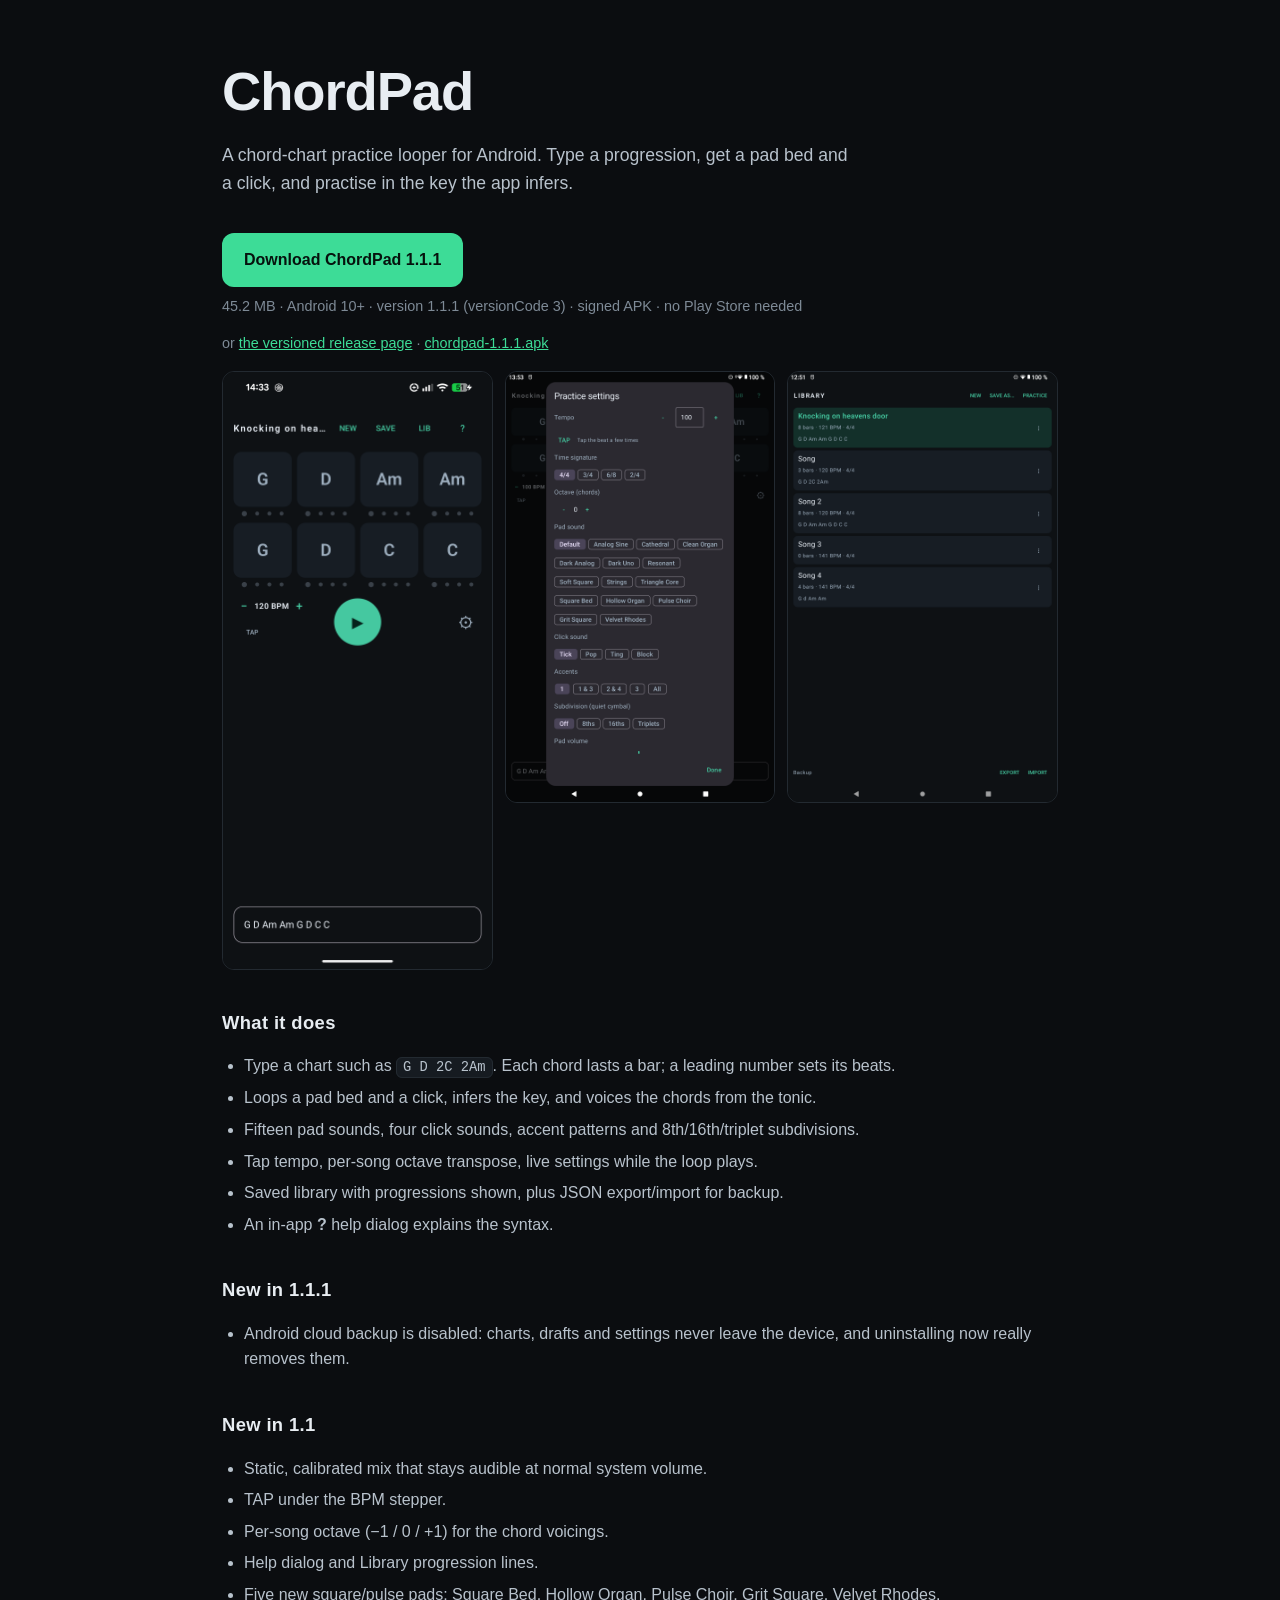
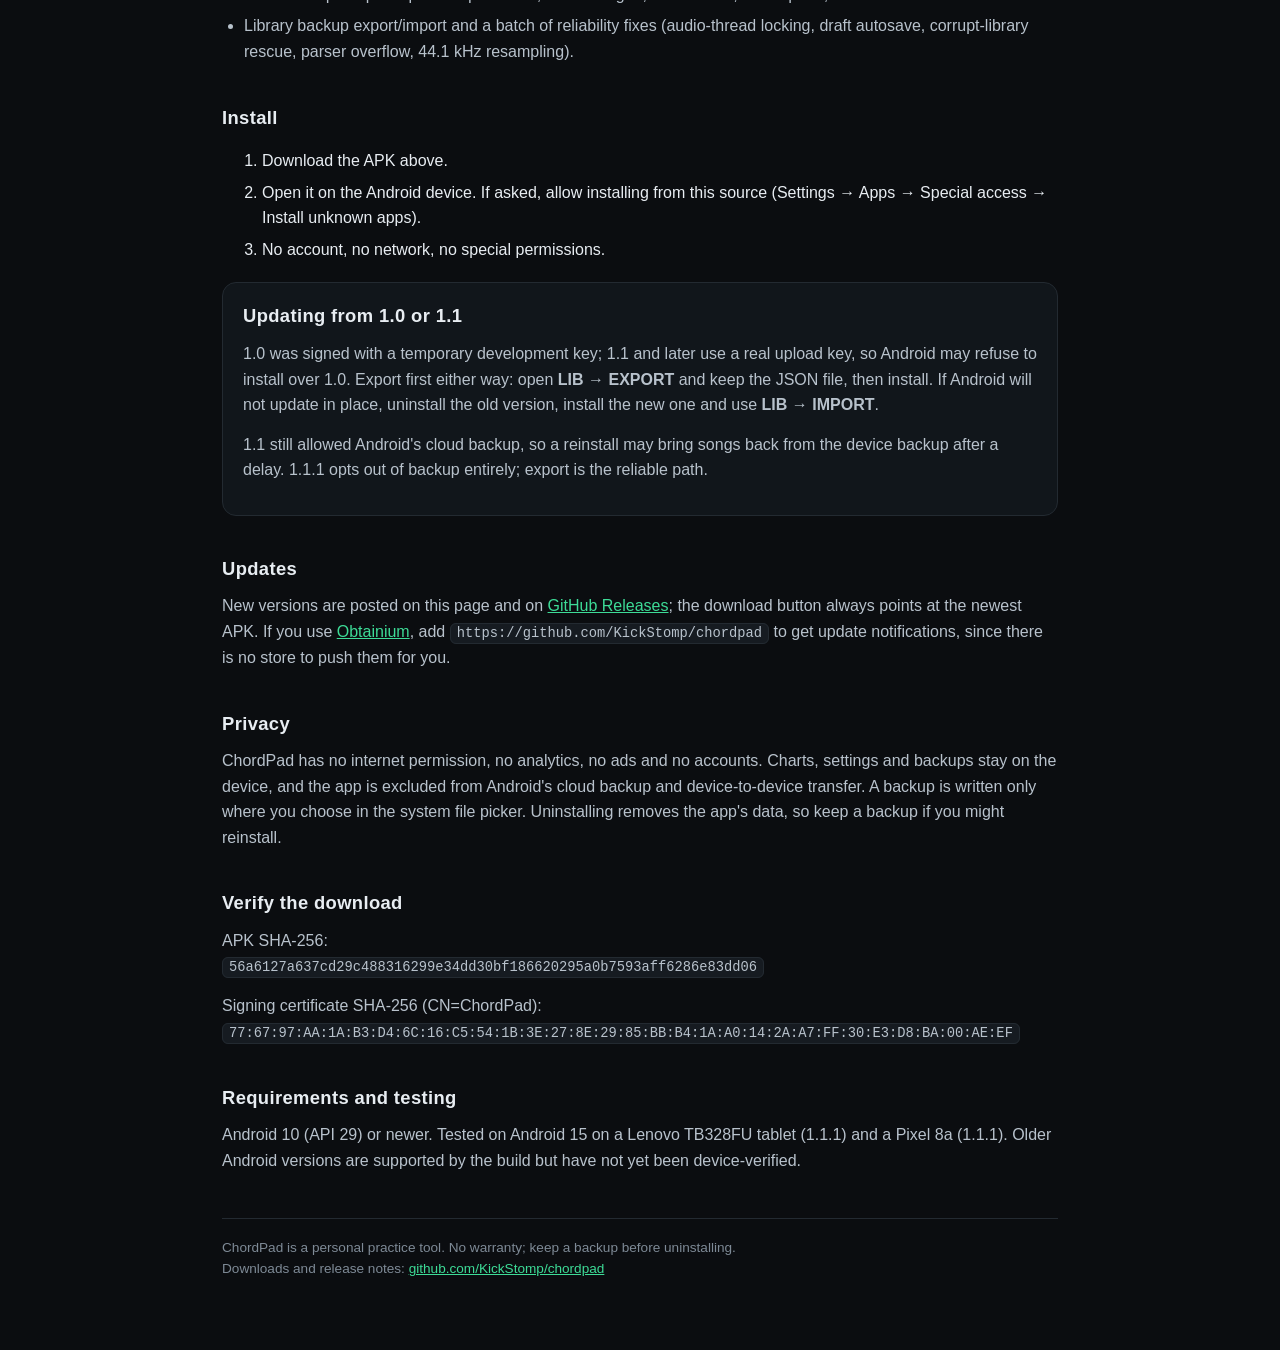
<file: index.html>
<!doctype html>
<html lang="en">
<head>
<meta charset="utf-8">
<meta name="viewport" content="width=device-width, initial-scale=1">
<title>ChordPad — chord practice looper</title>
<style>
  :root { color-scheme: dark; }
  * { box-sizing: border-box; }
  body { margin: 0; background: #0b0d10; color: #e8edf2;
         font: 16px/1.6 -apple-system, BlinkMacSystemFont, "Segoe UI", Roboto, sans-serif; }
  main { max-width: 880px; margin: 0 auto; padding: 48px 22px 72px; }
  h1 { font-size: clamp(2.2rem, 6vw, 3.4rem); margin: 0 0 6px; letter-spacing: -0.02em; }
  h2 { margin: 38px 0 10px; font-size: 1.15rem; letter-spacing: 0.02em; }
  p { margin: 0 0 14px; color: #b8c2cc; }
  a { color: #3ddc97; }
  .accent { color: #3ddc97; }
  .lead { font-size: 1.1rem; max-width: 640px; }
  .download { display: inline-block; margin: 22px 0 8px; padding: 14px 22px; border-radius: 12px;
              background: #3ddc97; color: #06120d; font-weight: 700; text-decoration: none; }
  .download:hover { filter: brightness(1.05); }
  .meta { font-size: 0.9rem; color: #7e8a96; }
  .shots { display: grid; grid-template-columns: repeat(auto-fit, minmax(190px, 1fr)); gap: 12px; margin-top: 16px; }
  .shots img { width: 100%; border-radius: 12px; border: 1px solid #232a31; display: block; }
  ul { color: #b8c2cc; padding-left: 22px; }
  li { margin: 6px 0; }
  code { background: #161b21; border: 1px solid #232a31; border-radius: 6px; padding: 2px 6px;
         font-size: 0.86em; word-break: break-all; }
  .box { background: #11161b; border: 1px solid #232a31; border-radius: 14px; padding: 18px 20px; margin: 20px 0; }
  footer { margin-top: 44px; padding-top: 18px; border-top: 1px solid #232a31; font-size: 0.85rem; color: #7e8a96; }
</style>
</head>
<body>
<main>
  <header>
    <h1>ChordPad</h1>
    <p class="lead">A chord-chart practice looper for Android. Type a progression, get a pad bed and
      a click, and practise in the key the app infers.</p>
    <a class="download" href="https://github.com/KickStomp/chordpad/releases/latest/download/chordpad.apk">Download ChordPad 1.1.1</a>
    <p class="meta">45.2 MB · Android 10+ · version 1.1.1 (versionCode 3) · signed APK · no Play Store needed</p>
    <p class="meta">or <a href="https://github.com/KickStomp/chordpad/releases/tag/v1.1.1">the versioned release page</a> ·
      <a href="https://github.com/KickStomp/chordpad/releases/latest/download/chordpad-1.1.1.apk">chordpad-1.1.1.apk</a></p>
  </header>

  <div class="shots">
    <img src="screenshot-practice.png" alt="ChordPad practice screen">
    <img src="screenshot-settings.png" alt="ChordPad settings with pad presets">
    <img src="screenshot-library.png" alt="ChordPad song library with progressions">
  </div>

  <h2>What it does</h2>
  <ul>
    <li>Type a chart such as <code>G D 2C 2Am</code>. Each chord lasts a bar; a leading number sets its beats.</li>
    <li>Loops a pad bed and a click, infers the key, and voices the chords from the tonic.</li>
    <li>Fifteen pad sounds, four click sounds, accent patterns and 8th/16th/triplet subdivisions.</li>
    <li>Tap tempo, per-song octave transpose, live settings while the loop plays.</li>
    <li>Saved library with progressions shown, plus JSON export/import for backup.</li>
    <li>An in-app <strong>?</strong> help dialog explains the syntax.</li>
  </ul>

  <h2>New in 1.1.1</h2>
  <ul>
    <li>Android cloud backup is disabled: charts, drafts and settings never leave the device, and
      uninstalling now really removes them.</li>
  </ul>

  <h2>New in 1.1</h2>
  <ul>
    <li>Static, calibrated mix that stays audible at normal system volume.</li>
    <li>TAP under the BPM stepper.</li>
    <li>Per-song octave (−1 / 0 / +1) for the chord voicings.</li>
    <li>Help dialog and Library progression lines.</li>
    <li>Five new square/pulse pads: Square Bed, Hollow Organ, Pulse Choir, Grit Square, Velvet Rhodes.</li>
    <li>Library backup export/import and a batch of reliability fixes (audio-thread locking, draft autosave, corrupt-library rescue, parser overflow, 44.1 kHz resampling).</li>
  </ul>

  <h2>Install</h2>
  <ol>
    <li>Download the APK above.</li>
    <li>Open it on the Android device. If asked, allow installing from this source (Settings → Apps →
      Special access → Install unknown apps).</li>
    <li>No account, no network, no special permissions.</li>
  </ol>

  <div class="box">
    <h2 style="margin-top:0">Updating from 1.0 or 1.1</h2>
    <p>1.0 was signed with a temporary development key; 1.1 and later use a real upload key, so
      Android may refuse to install over 1.0. Export first either way: open <strong>LIB → EXPORT</strong>
      and keep the JSON file, then install. If Android will not update in place, uninstall the old
      version, install the new one and use <strong>LIB → IMPORT</strong>.</p>
    <p>1.1 still allowed Android's cloud backup, so a reinstall may bring songs back from the
      device backup after a delay. 1.1.1 opts out of backup entirely; export is the reliable path.</p>
  </div>

  <h2>Updates</h2>
  <p>New versions are posted on this page and on
    <a href="https://github.com/KickStomp/chordpad/releases">GitHub Releases</a>; the download button
    always points at the newest APK. If you use <a href="https://obtainium.imranr.dev/">Obtainium</a>,
    add <code>https://github.com/KickStomp/chordpad</code> to get update notifications, since there
    is no store to push them for you.</p>

  <h2>Privacy</h2>
  <p>ChordPad has no internet permission, no analytics, no ads and no accounts. Charts, settings
    and backups stay on the device, and the app is excluded from Android's cloud backup and
    device-to-device transfer. A backup is written only where you choose in the system file picker.
    Uninstalling removes the app's data, so keep a backup if you might reinstall.</p>

  <h2>Verify the download</h2>
  <p>APK SHA-256:<br><code>56a6127a637cd29c488316299e34dd30bf186620295a0b7593aff6286e83dd06</code></p>
  <p>Signing certificate SHA-256 (CN=ChordPad):<br>
    <code>77:67:97:AA:1A:B3:D4:6C:16:C5:54:1B:3E:27:8E:29:85:BB:B4:1A:A0:14:2A:A7:FF:30:E3:D8:BA:00:AE:EF</code></p>

  <h2>Requirements and testing</h2>
  <p>Android 10 (API 29) or newer. Tested on Android 15 on a Lenovo TB328FU tablet (1.1.1) and a
    Pixel 8a (1.1.1). Older Android versions are supported by the build but have not yet been
    device-verified.</p>

  <footer>
    ChordPad is a personal practice tool. No warranty; keep a backup before uninstalling.<br>
    Downloads and release notes: <a href="https://github.com/KickStomp/chordpad">github.com/KickStomp/chordpad</a>
  </footer>
</main>
</body>
</html>
</file>
